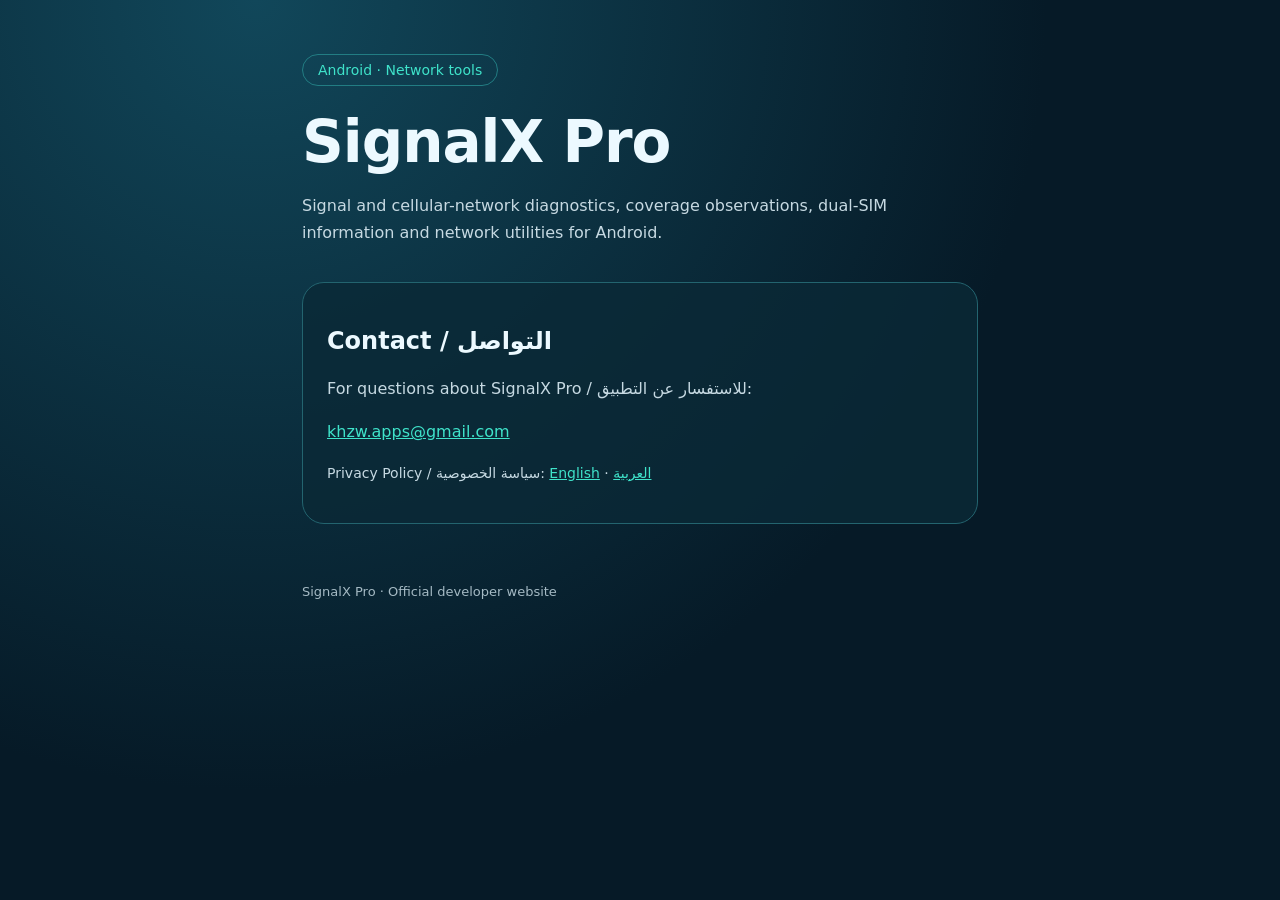
<file: index.html>
<!doctype html>
<html lang="en">
<head>
  <meta charset="UTF-8">
  <meta name="viewport" content="width=device-width, initial-scale=1">
  <meta name="description" content="SignalX Pro Android network diagnostics. Official developer website.">
  <title>SignalX Pro | Developer Website</title>
  <style>
    :root { color-scheme: dark; font-family: system-ui, -apple-system, "Segoe UI", sans-serif; background: #061a27; color:#ecf9ff; }
    * { box-sizing: border-box; }
    body { margin: 0; min-height: 100vh; background: radial-gradient(circle at 20% 0%, #11475a 0%, #061a27 58%); }
    main { max-width: 720px; padding: 54px 22px; margin: auto; }
    .brand { display: inline-block; color:#3fe3ca; border:1px solid #227d83; border-radius:40px; padding:7px 15px; font-size:14px; }
    h1 { font-size:clamp(36px, 7vw, 58px); letter-spacing:-1px; margin: 22px 0 10px; }
    p { color:#c6d9e2; line-height:1.7; }
    .card { margin:36px 0; padding:24px; border-radius:22px; border:1px solid #23646f; background:rgba(10,41,54,.82); }
    a { color:#3fe3ca; overflow-wrap:anywhere; }
    .small { font-size:14px; }
    footer { color:#a5bac4; padding-top:24px; font-size:13px; }
  </style>
</head>
<body>
  <main>
    <span class="brand">Android · Network tools</span>
    <h1>SignalX Pro</h1>
    <p>Signal and cellular-network diagnostics, coverage observations, dual-SIM information and network utilities for Android.</p>
    <section class="card" aria-label="Contact">
      <h2>Contact / التواصل</h2>
      <p>For questions about SignalX Pro / للاستفسار عن التطبيق:</p>
      <p><a href="mailto:khzw.apps@gmail.com">khzw.apps@gmail.com</a></p>
      <p class="small">Privacy Policy / سياسة الخصوصية: <a href="/privacy-en.html">English</a> · <a href="/privacy-ar.html" lang="ar" dir="rtl">العربية</a></p>
    </section>
    <footer>SignalX Pro · Official developer website</footer>
  </main>
</body>
</html>
</file>
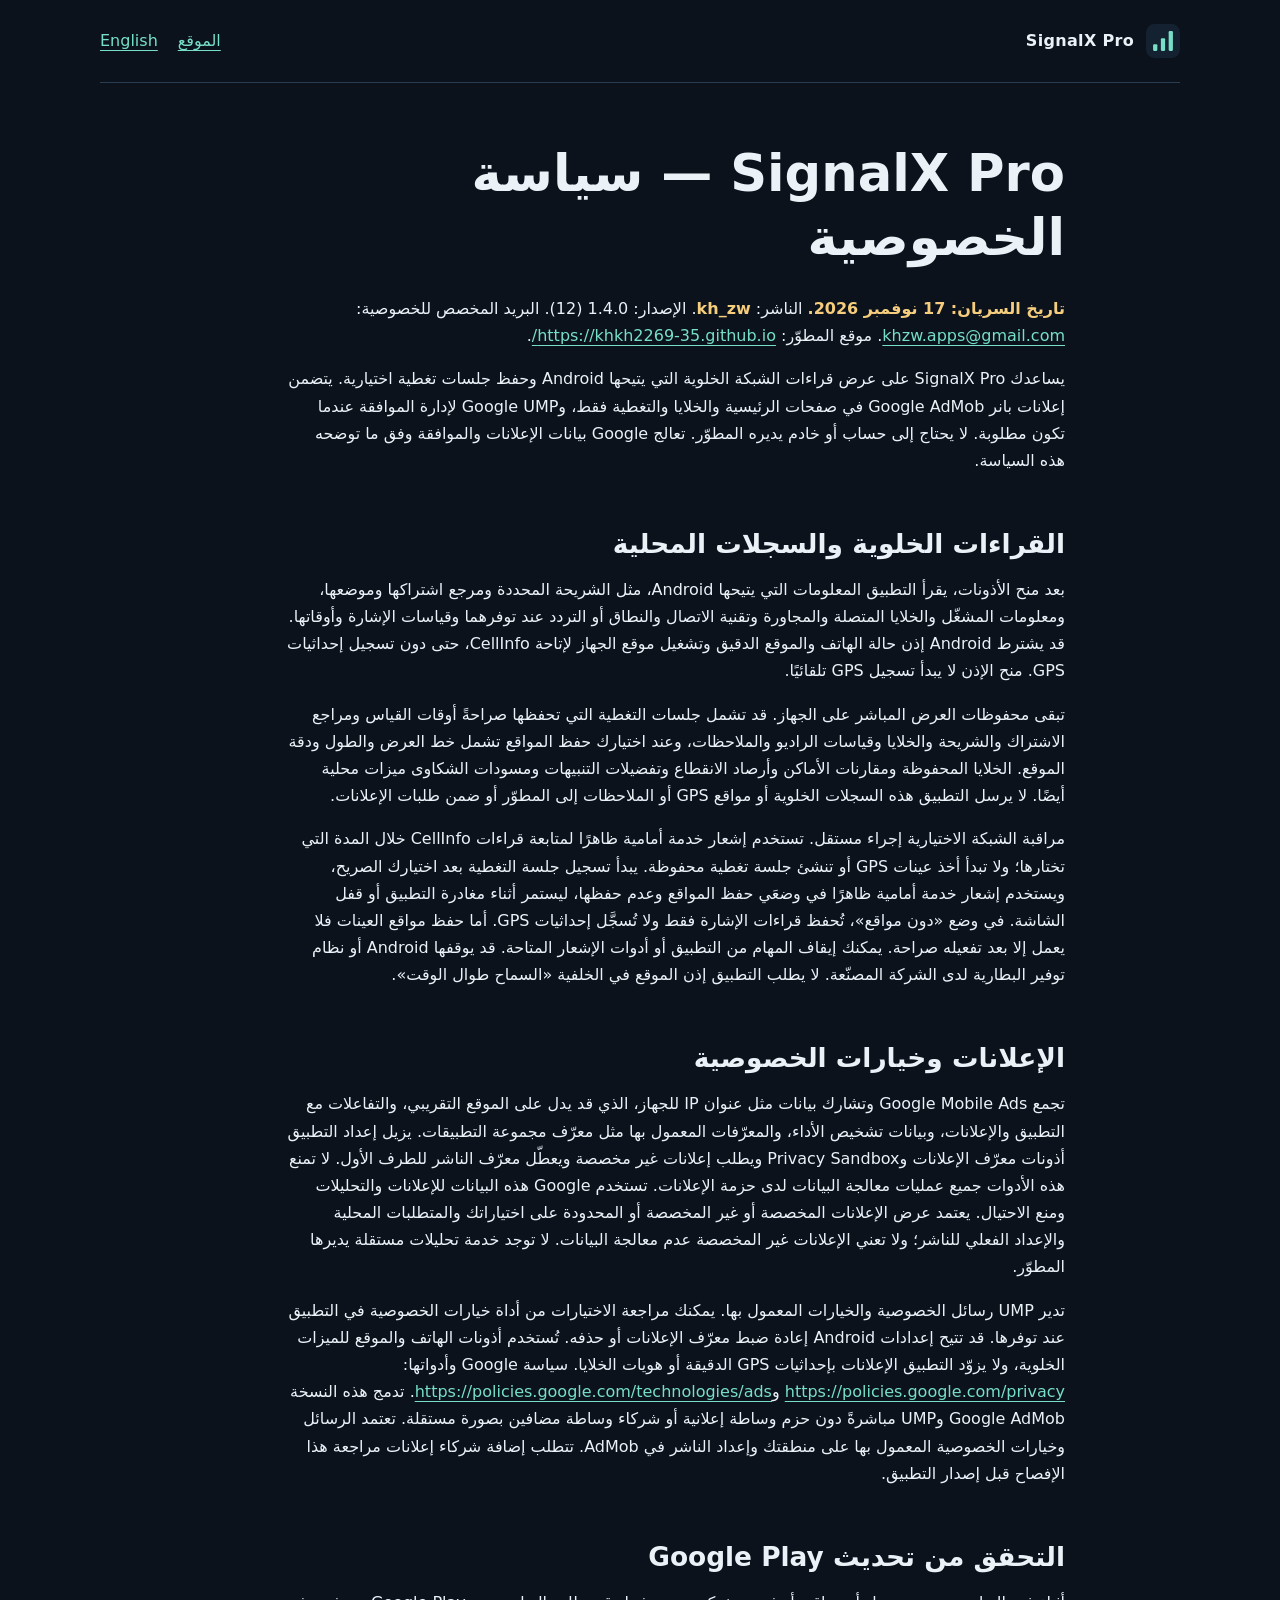
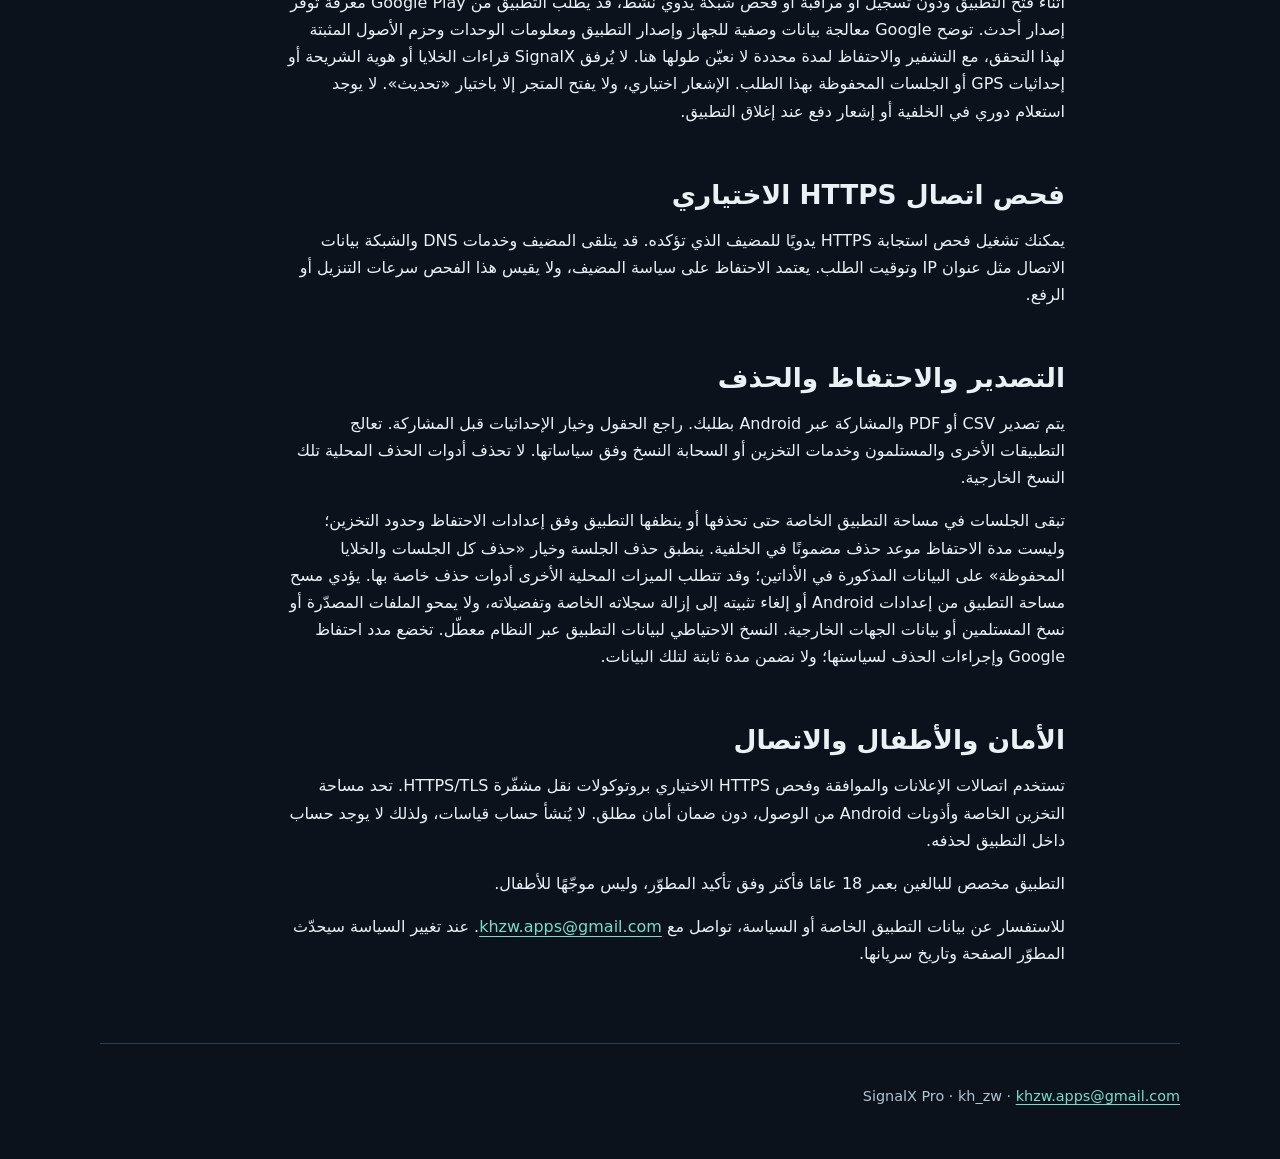
<file: privacy-ar.html>
<!doctype html>
<html lang="ar" dir="rtl"><head><meta charset="utf-8"><meta name="viewport" content="width=device-width,initial-scale=1"><title>SignalX Pro — سياسة الخصوصية</title><link rel="stylesheet" href="styles.css"><link rel="icon" href="mark.svg" type="image/svg+xml"></head><body>
<header><a class="brand" href="index.html"><img src="mark.svg" width="34" height="34" alt=""><bdi>SignalX Pro</bdi></a><nav aria-label="التنقل الرئيسي"><a href="index.html">الموقع</a><a href="privacy-en.html" lang="en" dir="ltr">English</a></nav></header>
<main class="policy">
<h1>SignalX Pro — سياسة الخصوصية</h1>
<p><strong>تاريخ السريان: 17 نوفمبر 2026.</strong> الناشر: <strong>kh_zw</strong>. الإصدار: 1.4.0 (12). البريد المخصص للخصوصية: <a href="mailto:khzw.apps@gmail.com">khzw.apps@gmail.com</a>. موقع المطوّر: <a href="https://khkh2269-35.github.io/">https://khkh2269-35.github.io/</a>.</p>
<p>يساعدك SignalX Pro على عرض قراءات الشبكة الخلوية التي يتيحها Android وحفظ جلسات تغطية اختيارية. يتضمن إعلانات بانر Google AdMob في صفحات الرئيسية والخلايا والتغطية فقط، وGoogle UMP لإدارة الموافقة عندما تكون مطلوبة. لا يحتاج إلى حساب أو خادم يديره المطوّر. تعالج Google بيانات الإعلانات والموافقة وفق ما توضحه هذه السياسة.</p>
<h2>القراءات الخلوية والسجلات المحلية</h2>
<p>بعد منح الأذونات، يقرأ التطبيق المعلومات التي يتيحها Android، مثل الشريحة المحددة ومرجع اشتراكها وموضعها، ومعلومات المشغّل والخلايا المتصلة والمجاورة وتقنية الاتصال والنطاق أو التردد عند توفرهما وقياسات الإشارة وأوقاتها. قد يشترط Android إذن حالة الهاتف والموقع الدقيق وتشغيل موقع الجهاز لإتاحة CellInfo، حتى دون تسجيل إحداثيات GPS. منح الإذن لا يبدأ تسجيل GPS تلقائيًا.</p>
<p>تبقى محفوظات العرض المباشر على الجهاز. قد تشمل جلسات التغطية التي تحفظها صراحةً أوقات القياس ومراجع الاشتراك والشريحة والخلايا وقياسات الراديو والملاحظات، وعند اختيارك حفظ المواقع تشمل خط العرض والطول ودقة الموقع. الخلايا المحفوظة ومقارنات الأماكن وأرصاد الانقطاع وتفضيلات التنبيهات ومسودات الشكاوى ميزات محلية أيضًا. لا يرسل التطبيق هذه السجلات الخلوية أو مواقع GPS أو الملاحظات إلى المطوّر أو ضمن طلبات الإعلانات.</p>
<p>مراقبة الشبكة الاختيارية إجراء مستقل. تستخدم إشعار خدمة أمامية ظاهرًا لمتابعة قراءات CellInfo خلال المدة التي تختارها؛ ولا تبدأ أخذ عينات GPS أو تنشئ جلسة تغطية محفوظة. يبدأ تسجيل جلسة التغطية بعد اختيارك الصريح، ويستخدم إشعار خدمة أمامية ظاهرًا في وضعَي حفظ المواقع وعدم حفظها، ليستمر أثناء مغادرة التطبيق أو قفل الشاشة. في وضع «دون مواقع»، تُحفظ قراءات الإشارة فقط ولا تُسجَّل إحداثيات GPS. أما حفظ مواقع العينات فلا يعمل إلا بعد تفعيله صراحة. يمكنك إيقاف المهام من التطبيق أو أدوات الإشعار المتاحة. قد يوقفها Android أو نظام توفير البطارية لدى الشركة المصنّعة. لا يطلب التطبيق إذن الموقع في الخلفية «السماح طوال الوقت».</p>
<h2>الإعلانات وخيارات الخصوصية</h2>
<p>تجمع Google Mobile Ads وتشارك بيانات مثل عنوان IP للجهاز، الذي قد يدل على الموقع التقريبي، والتفاعلات مع التطبيق والإعلانات، وبيانات تشخيص الأداء، والمعرّفات المعمول بها مثل معرّف مجموعة التطبيقات. يزيل إعداد التطبيق أذونات معرّف الإعلانات وPrivacy Sandbox ويطلب إعلانات غير مخصصة ويعطّل معرّف الناشر للطرف الأول. لا تمنع هذه الأدوات جميع عمليات معالجة البيانات لدى حزمة الإعلانات. تستخدم Google هذه البيانات للإعلانات والتحليلات ومنع الاحتيال. يعتمد عرض الإعلانات المخصصة أو غير المخصصة أو المحدودة على اختياراتك والمتطلبات المحلية والإعداد الفعلي للناشر؛ ولا تعني الإعلانات غير المخصصة عدم معالجة البيانات. لا توجد خدمة تحليلات مستقلة يديرها المطوّر.</p>
<p>تدير UMP رسائل الخصوصية والخيارات المعمول بها. يمكنك مراجعة الاختيارات من أداة خيارات الخصوصية في التطبيق عند توفرها. قد تتيح إعدادات Android إعادة ضبط معرّف الإعلانات أو حذفه. تُستخدم أذونات الهاتف والموقع للميزات الخلوية، ولا يزوّد التطبيق الإعلانات بإحداثيات GPS الدقيقة أو هويات الخلايا. سياسة Google وأدواتها: <a href="https://policies.google.com/privacy">https://policies.google.com/privacy</a> و<a href="https://policies.google.com/technologies/ads">https://policies.google.com/technologies/ads</a>. تدمج هذه النسخة Google AdMob وUMP مباشرةً دون حزم وساطة إعلانية أو شركاء وساطة مضافين بصورة مستقلة. تعتمد الرسائل وخيارات الخصوصية المعمول بها على منطقتك وإعداد الناشر في AdMob. تتطلب إضافة شركاء إعلانات مراجعة هذا الإفصاح قبل إصدار التطبيق.</p>
<h2>التحقق من تحديث Google Play</h2>
<p>أثناء فتح التطبيق ودون تسجيل أو مراقبة أو فحص شبكة يدوي نشط، قد يطلب التطبيق من Google Play معرفة توفر إصدار أحدث. توضح Google معالجة بيانات وصفية للجهاز وإصدار التطبيق ومعلومات الوحدات وحزم الأصول المثبتة لهذا التحقق، مع التشفير والاحتفاظ لمدة محددة لا نعيّن طولها هنا. لا يُرفق SignalX قراءات الخلايا أو هوية الشريحة أو إحداثيات GPS أو الجلسات المحفوظة بهذا الطلب. الإشعار اختياري، ولا يفتح المتجر إلا باختيار «تحديث». لا يوجد استعلام دوري في الخلفية أو إشعار دفع عند إغلاق التطبيق.</p>
<h2>فحص اتصال HTTPS الاختياري</h2>
<p>يمكنك تشغيل فحص استجابة HTTPS يدويًا للمضيف الذي تؤكده. قد يتلقى المضيف وخدمات DNS والشبكة بيانات الاتصال مثل عنوان IP وتوقيت الطلب. يعتمد الاحتفاظ على سياسة المضيف، ولا يقيس هذا الفحص سرعات التنزيل أو الرفع.</p>
<h2>التصدير والاحتفاظ والحذف</h2>
<p>يتم تصدير CSV أو PDF والمشاركة عبر Android بطلبك. راجع الحقول وخيار الإحداثيات قبل المشاركة. تعالج التطبيقات الأخرى والمستلمون وخدمات التخزين أو السحابة النسخ وفق سياساتها. لا تحذف أدوات الحذف المحلية تلك النسخ الخارجية.</p>
<p>تبقى الجلسات في مساحة التطبيق الخاصة حتى تحذفها أو ينظفها التطبيق وفق إعدادات الاحتفاظ وحدود التخزين؛ وليست مدة الاحتفاظ موعد حذف مضمونًا في الخلفية. ينطبق حذف الجلسة وخيار «حذف كل الجلسات والخلايا المحفوظة» على البيانات المذكورة في الأداتين؛ وقد تتطلب الميزات المحلية الأخرى أدوات حذف خاصة بها. يؤدي مسح مساحة التطبيق من إعدادات Android أو إلغاء تثبيته إلى إزالة سجلاته الخاصة وتفضيلاته، ولا يمحو الملفات المصدّرة أو نسخ المستلمين أو بيانات الجهات الخارجية. النسخ الاحتياطي لبيانات التطبيق عبر النظام معطّل. تخضع مدد احتفاظ Google وإجراءات الحذف لسياستها؛ ولا نضمن مدة ثابتة لتلك البيانات.</p>
<h2>الأمان والأطفال والاتصال</h2>
<p>تستخدم اتصالات الإعلانات والموافقة وفحص HTTPS الاختياري بروتوكولات نقل مشفّرة HTTPS/TLS. تحد مساحة التخزين الخاصة وأذونات Android من الوصول، دون ضمان أمان مطلق. لا يُنشأ حساب قياسات، ولذلك لا يوجد حساب داخل التطبيق لحذفه.</p>
<p>التطبيق مخصص للبالغين بعمر 18 عامًا فأكثر وفق تأكيد المطوّر، وليس موجّهًا للأطفال.</p>
<p>للاستفسار عن بيانات التطبيق الخاصة أو السياسة، تواصل مع <a href="mailto:khzw.apps@gmail.com">khzw.apps@gmail.com</a>. عند تغيير السياسة سيحدّث المطوّر الصفحة وتاريخ سريانها.</p>
</main><footer><p>SignalX Pro · kh_zw · <a href="mailto:khzw.apps@gmail.com">khzw.apps@gmail.com</a></p></footer></body></html>
</file>
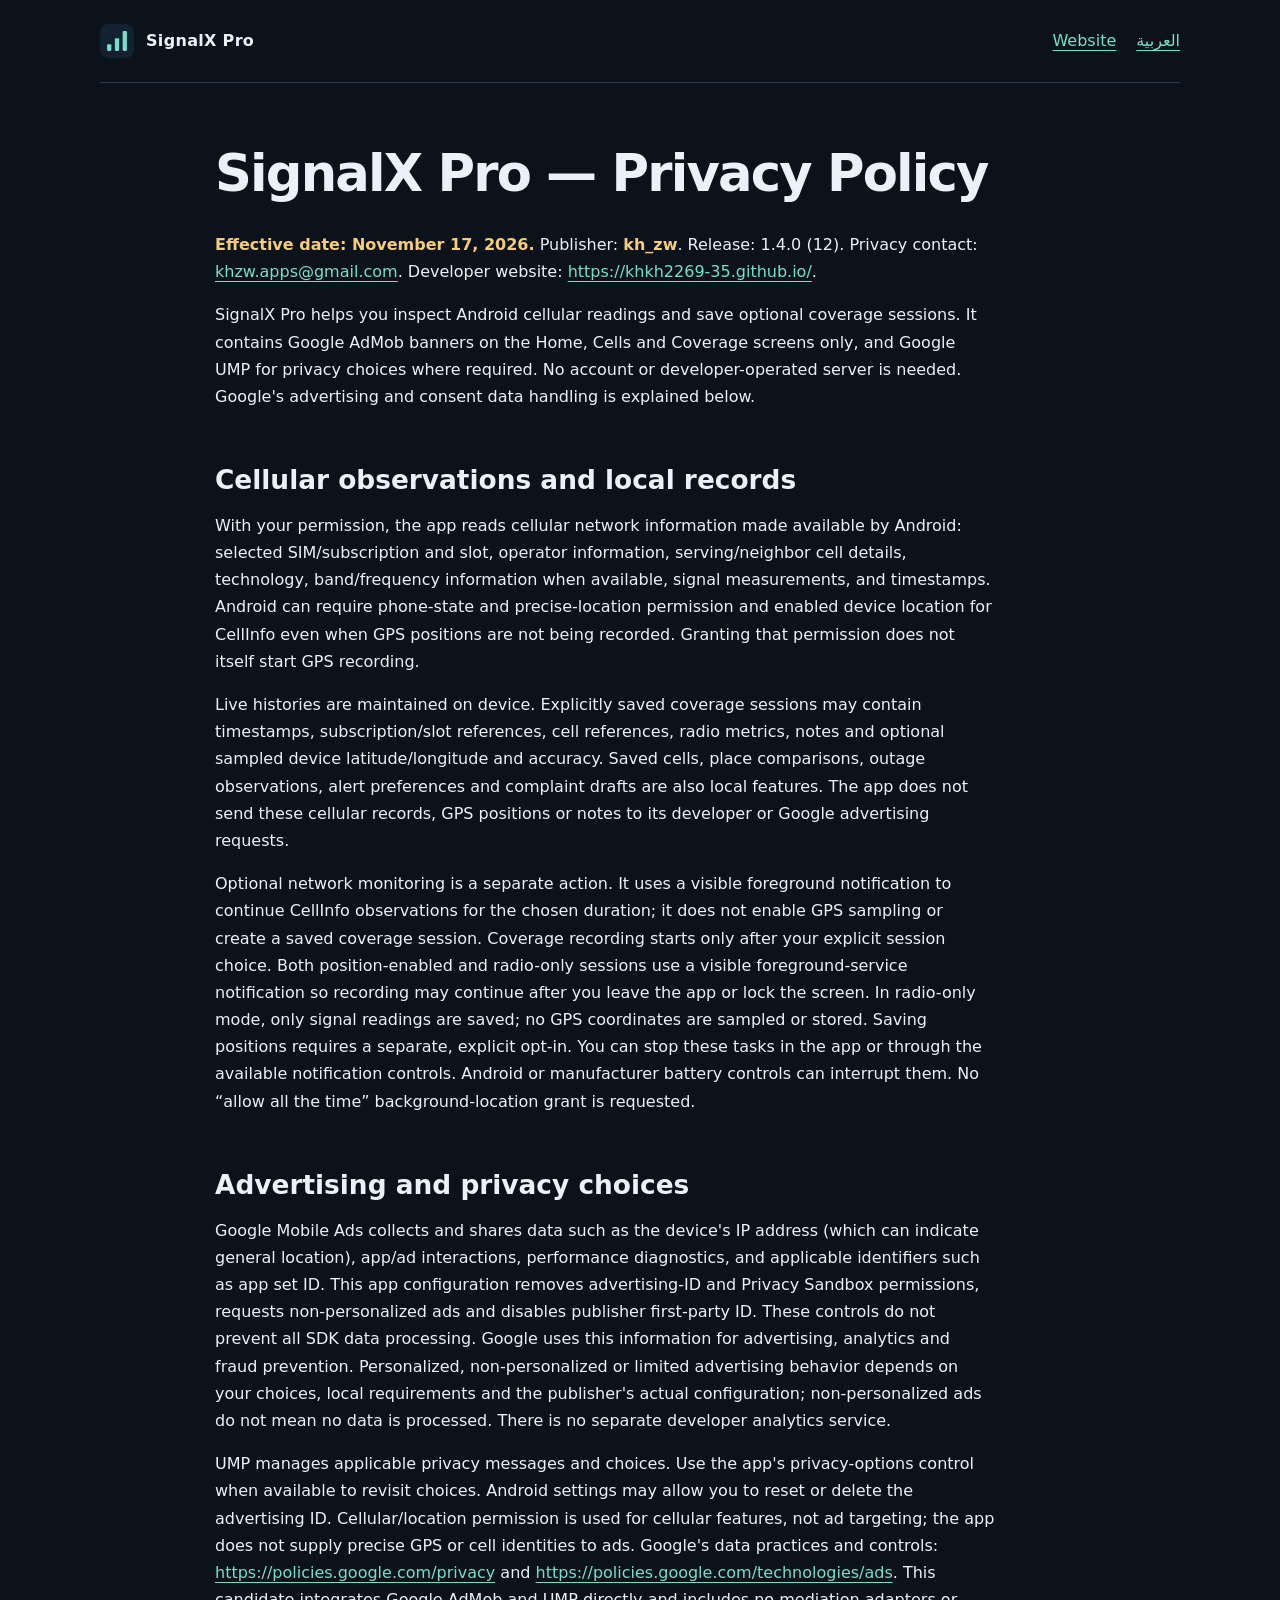
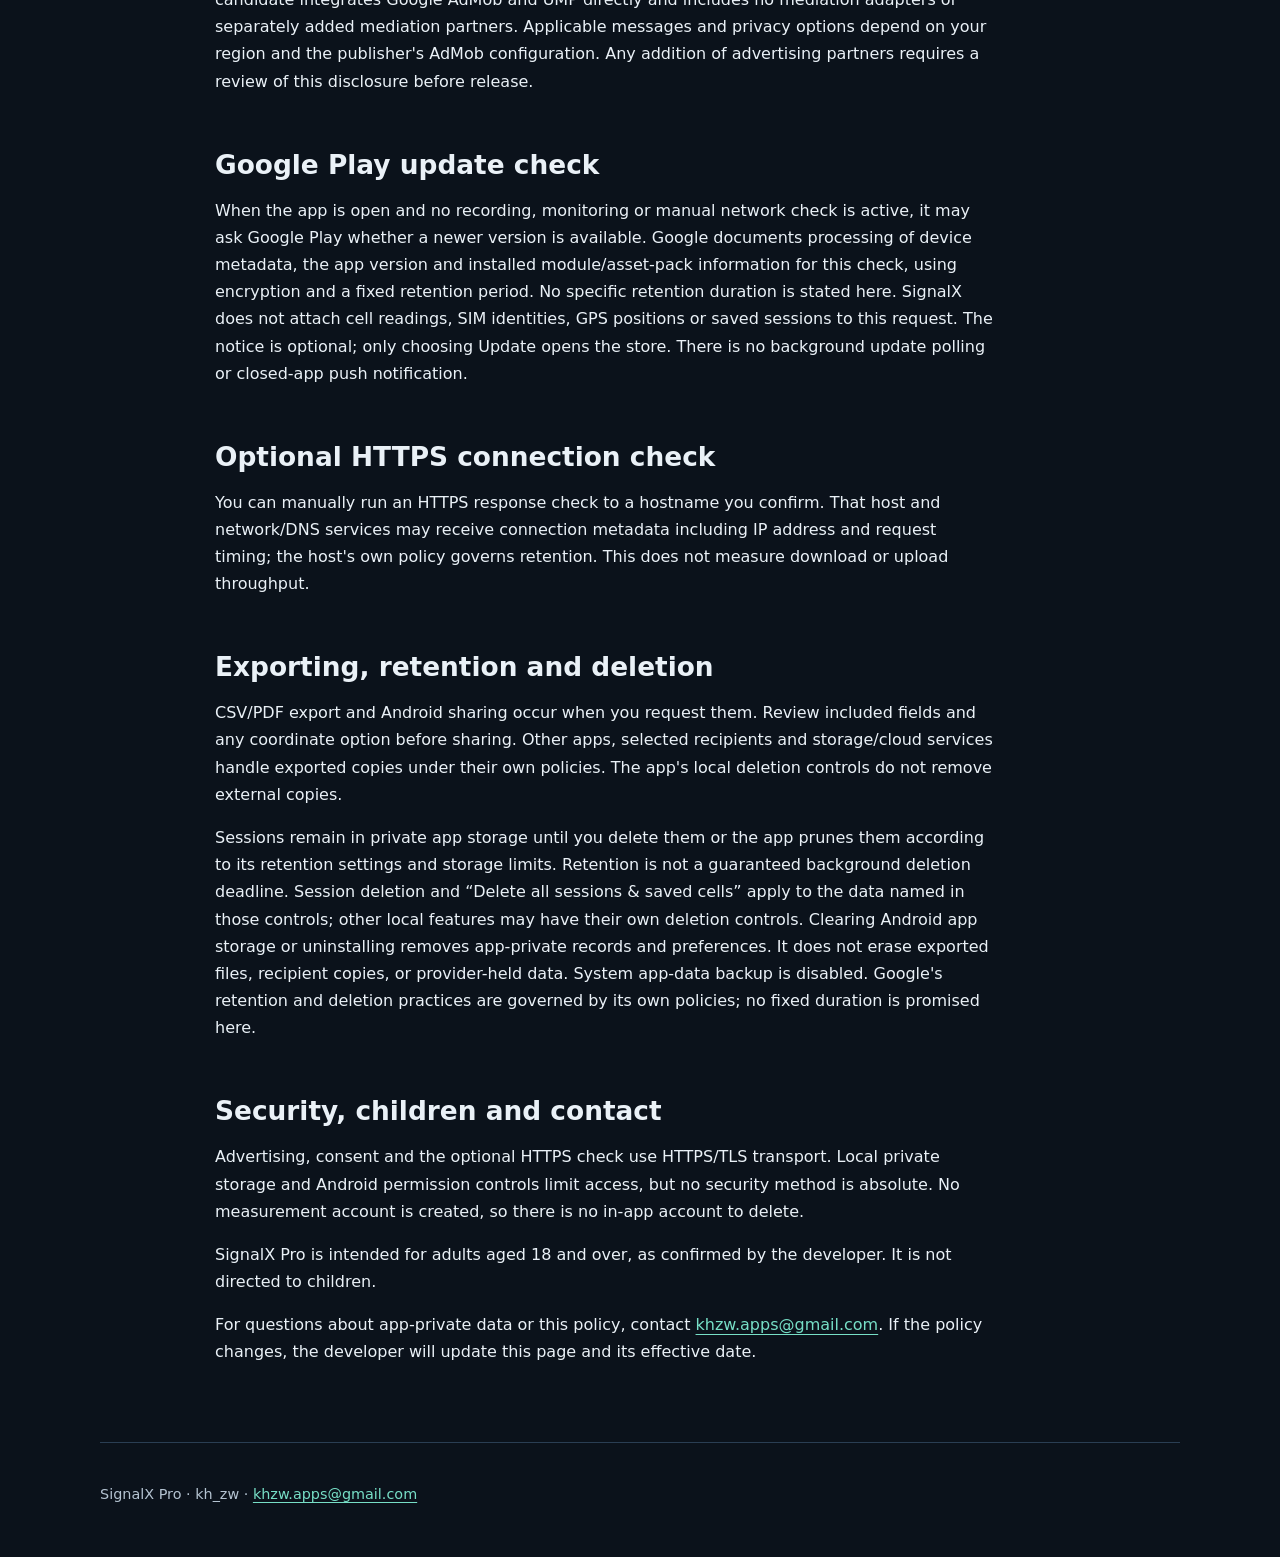
<file: privacy-en.html>
<!doctype html>
<html lang="en" dir="ltr"><head><meta charset="utf-8"><meta name="viewport" content="width=device-width,initial-scale=1"><title>SignalX Pro — Privacy Policy</title><link rel="stylesheet" href="styles.css"><link rel="icon" href="mark.svg" type="image/svg+xml"></head><body>
<header><a class="brand" href="index.html"><img src="mark.svg" width="34" height="34" alt=""><bdi>SignalX Pro</bdi></a><nav aria-label="Main navigation"><a href="index.html">Website</a><a href="privacy-ar.html" lang="ar" dir="rtl">العربية</a></nav></header>
<main class="policy">
<h1>SignalX Pro — Privacy Policy</h1>
<p><strong>Effective date: November 17, 2026.</strong> Publisher: <strong>kh_zw</strong>. Release: 1.4.0 (12). Privacy contact: <a href="mailto:khzw.apps@gmail.com">khzw.apps@gmail.com</a>. Developer website: <a href="https://khkh2269-35.github.io/">https://khkh2269-35.github.io/</a>.</p>
<p>SignalX Pro helps you inspect Android cellular readings and save optional coverage sessions. It contains Google AdMob banners on the Home, Cells and Coverage screens only, and Google UMP for privacy choices where required. No account or developer-operated server is needed. Google&#x27;s advertising and consent data handling is explained below.</p>
<h2>Cellular observations and local records</h2>
<p>With your permission, the app reads cellular network information made available by Android: selected SIM/subscription and slot, operator information, serving/neighbor cell details, technology, band/frequency information when available, signal measurements, and timestamps. Android can require phone-state and precise-location permission and enabled device location for CellInfo even when GPS positions are not being recorded. Granting that permission does not itself start GPS recording.</p>
<p>Live histories are maintained on device. Explicitly saved coverage sessions may contain timestamps, subscription/slot references, cell references, radio metrics, notes and optional sampled device latitude/longitude and accuracy. Saved cells, place comparisons, outage observations, alert preferences and complaint drafts are also local features. The app does not send these cellular records, GPS positions or notes to its developer or Google advertising requests.</p>
<p>Optional network monitoring is a separate action. It uses a visible foreground notification to continue CellInfo observations for the chosen duration; it does not enable GPS sampling or create a saved coverage session. Coverage recording starts only after your explicit session choice. Both position-enabled and radio-only sessions use a visible foreground-service notification so recording may continue after you leave the app or lock the screen. In radio-only mode, only signal readings are saved; no GPS coordinates are sampled or stored. Saving positions requires a separate, explicit opt-in. You can stop these tasks in the app or through the available notification controls. Android or manufacturer battery controls can interrupt them. No “allow all the time” background-location grant is requested.</p>
<h2>Advertising and privacy choices</h2>
<p>Google Mobile Ads collects and shares data such as the device&#x27;s IP address (which can indicate general location), app/ad interactions, performance diagnostics, and applicable identifiers such as app set ID. This app configuration removes advertising-ID and Privacy Sandbox permissions, requests non-personalized ads and disables publisher first-party ID. These controls do not prevent all SDK data processing. Google uses this information for advertising, analytics and fraud prevention. Personalized, non-personalized or limited advertising behavior depends on your choices, local requirements and the publisher&#x27;s actual configuration; non-personalized ads do not mean no data is processed. There is no separate developer analytics service.</p>
<p>UMP manages applicable privacy messages and choices. Use the app&#x27;s privacy-options control when available to revisit choices. Android settings may allow you to reset or delete the advertising ID. Cellular/location permission is used for cellular features, not ad targeting; the app does not supply precise GPS or cell identities to ads. Google&#x27;s data practices and controls: <a href="https://policies.google.com/privacy">https://policies.google.com/privacy</a> and <a href="https://policies.google.com/technologies/ads">https://policies.google.com/technologies/ads</a>. This candidate integrates Google AdMob and UMP directly and includes no mediation adapters or separately added mediation partners. Applicable messages and privacy options depend on your region and the publisher&#x27;s AdMob configuration. Any addition of advertising partners requires a review of this disclosure before release.</p>
<h2>Google Play update check</h2>
<p>When the app is open and no recording, monitoring or manual network check is active, it may ask Google Play whether a newer version is available. Google documents processing of device metadata, the app version and installed module/asset-pack information for this check, using encryption and a fixed retention period. No specific retention duration is stated here. SignalX does not attach cell readings, SIM identities, GPS positions or saved sessions to this request. The notice is optional; only choosing Update opens the store. There is no background update polling or closed-app push notification.</p>
<h2>Optional HTTPS connection check</h2>
<p>You can manually run an HTTPS response check to a hostname you confirm. That host and network/DNS services may receive connection metadata including IP address and request timing; the host&#x27;s own policy governs retention. This does not measure download or upload throughput.</p>
<h2>Exporting, retention and deletion</h2>
<p>CSV/PDF export and Android sharing occur when you request them. Review included fields and any coordinate option before sharing. Other apps, selected recipients and storage/cloud services handle exported copies under their own policies. The app&#x27;s local deletion controls do not remove external copies.</p>
<p>Sessions remain in private app storage until you delete them or the app prunes them according to its retention settings and storage limits. Retention is not a guaranteed background deletion deadline. Session deletion and “Delete all sessions &amp; saved cells” apply to the data named in those controls; other local features may have their own deletion controls. Clearing Android app storage or uninstalling removes app-private records and preferences. It does not erase exported files, recipient copies, or provider-held data. System app-data backup is disabled. Google&#x27;s retention and deletion practices are governed by its own policies; no fixed duration is promised here.</p>
<h2>Security, children and contact</h2>
<p>Advertising, consent and the optional HTTPS check use HTTPS/TLS transport. Local private storage and Android permission controls limit access, but no security method is absolute. No measurement account is created, so there is no in-app account to delete.</p>
<p>SignalX Pro is intended for adults aged 18 and over, as confirmed by the developer. It is not directed to children.</p>
<p>For questions about app-private data or this policy, contact <a href="mailto:khzw.apps@gmail.com">khzw.apps@gmail.com</a>. If the policy changes, the developer will update this page and its effective date.</p>
</main><footer><p>SignalX Pro · kh_zw · <a href="mailto:khzw.apps@gmail.com">khzw.apps@gmail.com</a></p></footer></body></html>
</file>
<file: styles.css>
:root{color-scheme:dark;--bg:#0b121b;--surface:#142131;--line:#2a3e53;--text:#eaf1f7;--muted:#b4c3d1;--accent:#77dfc7;--draft:#f5cd7c;font-family:system-ui,-apple-system,"Segoe UI",sans-serif;line-height:1.7}
*{box-sizing:border-box}body{margin:0;background:var(--bg);color:var(--text)}a{color:var(--accent);text-underline-offset:.22em}a:hover{color:white}a:focus-visible{outline:3px solid var(--draft);outline-offset:5px}header,main,footer{width:min(1080px,calc(100% - 40px));margin-inline:auto}header{display:flex;align-items:center;justify-content:space-between;gap:20px;padding-block:24px;border-bottom:1px solid var(--line)}.brand{font-weight:750;letter-spacing:.02em;color:var(--text);text-decoration:none;display:flex;align-items:center;gap:12px}.brand svg{width:34px;height:34px}nav{display:flex;gap:20px;flex-wrap:wrap}main{padding-block:40px 60px}.draft{background:#332a1c;border:1px solid #735d33;color:var(--draft);border-radius:8px;padding:15px 20px;margin:0 0 38px}.eyebrow{color:var(--accent);font-size:.88rem;letter-spacing:.06em;font-weight:650}h1,h2,h3{line-height:1.25}h1{font-size:clamp(2.3rem,6vw,4.6rem);letter-spacing:-.035em;max-width:900px;margin-block:18px 26px}h2{font-size:1.65rem;margin-block:40px 16px}p{max-width:780px}.intro{font-size:1.22rem;color:var(--muted);max-width:760px}.actions{display:flex;gap:14px;flex-wrap:wrap;margin-block:28px 54px}.button{display:inline-block;padding:12px 20px;border:1px solid var(--accent);border-radius:8px;text-decoration:none;font-weight:650}.button.primary{background:var(--accent);color:#10241e}.feature{display:grid;grid-template-columns:80px 1fr;gap:24px;padding-block:28px;border-top:1px solid var(--line)}.feature h2{margin:0 0 10px}.feature p{color:var(--muted);margin-block:0}.number{font-size:2rem;color:var(--accent);font-weight:650}.notice{background:var(--surface);padding:24px;border-inline-start:3px solid var(--accent);margin-top:30px}.notice h2{margin-top:0}.notice p{color:var(--muted)}footer{padding-block:25px 36px;border-top:1px solid var(--line);font-size:.9rem;color:var(--muted)}.policy{max-width:850px}.policy h1{font-size:clamp(2rem,5vw,3.2rem)}.policy h2{margin-top:2em}.policy p{overflow-wrap:anywhere}.policy code{color:var(--draft);font-family:ui-monospace,monospace;font-size:.9em;unicode-bidi:isolate;direction:ltr}.policy ul{padding-inline-start:24px}.policy strong{color:var(--draft)}.policy a{overflow-wrap:anywhere}[dir=rtl] h1{letter-spacing:0}[dir=rtl] .eyebrow{letter-spacing:0}@media(max-width:600px){header{align-items:flex-start}.brand{font-size:.95rem}nav{gap:10px;font-size:.88rem}main{padding-top:25px}.feature{grid-template-columns:40px 1fr;gap:14px}.number{font-size:1.4rem}.draft{padding:12px 14px}.actions{margin-bottom:36px}h2{font-size:1.4rem}}
</file>
